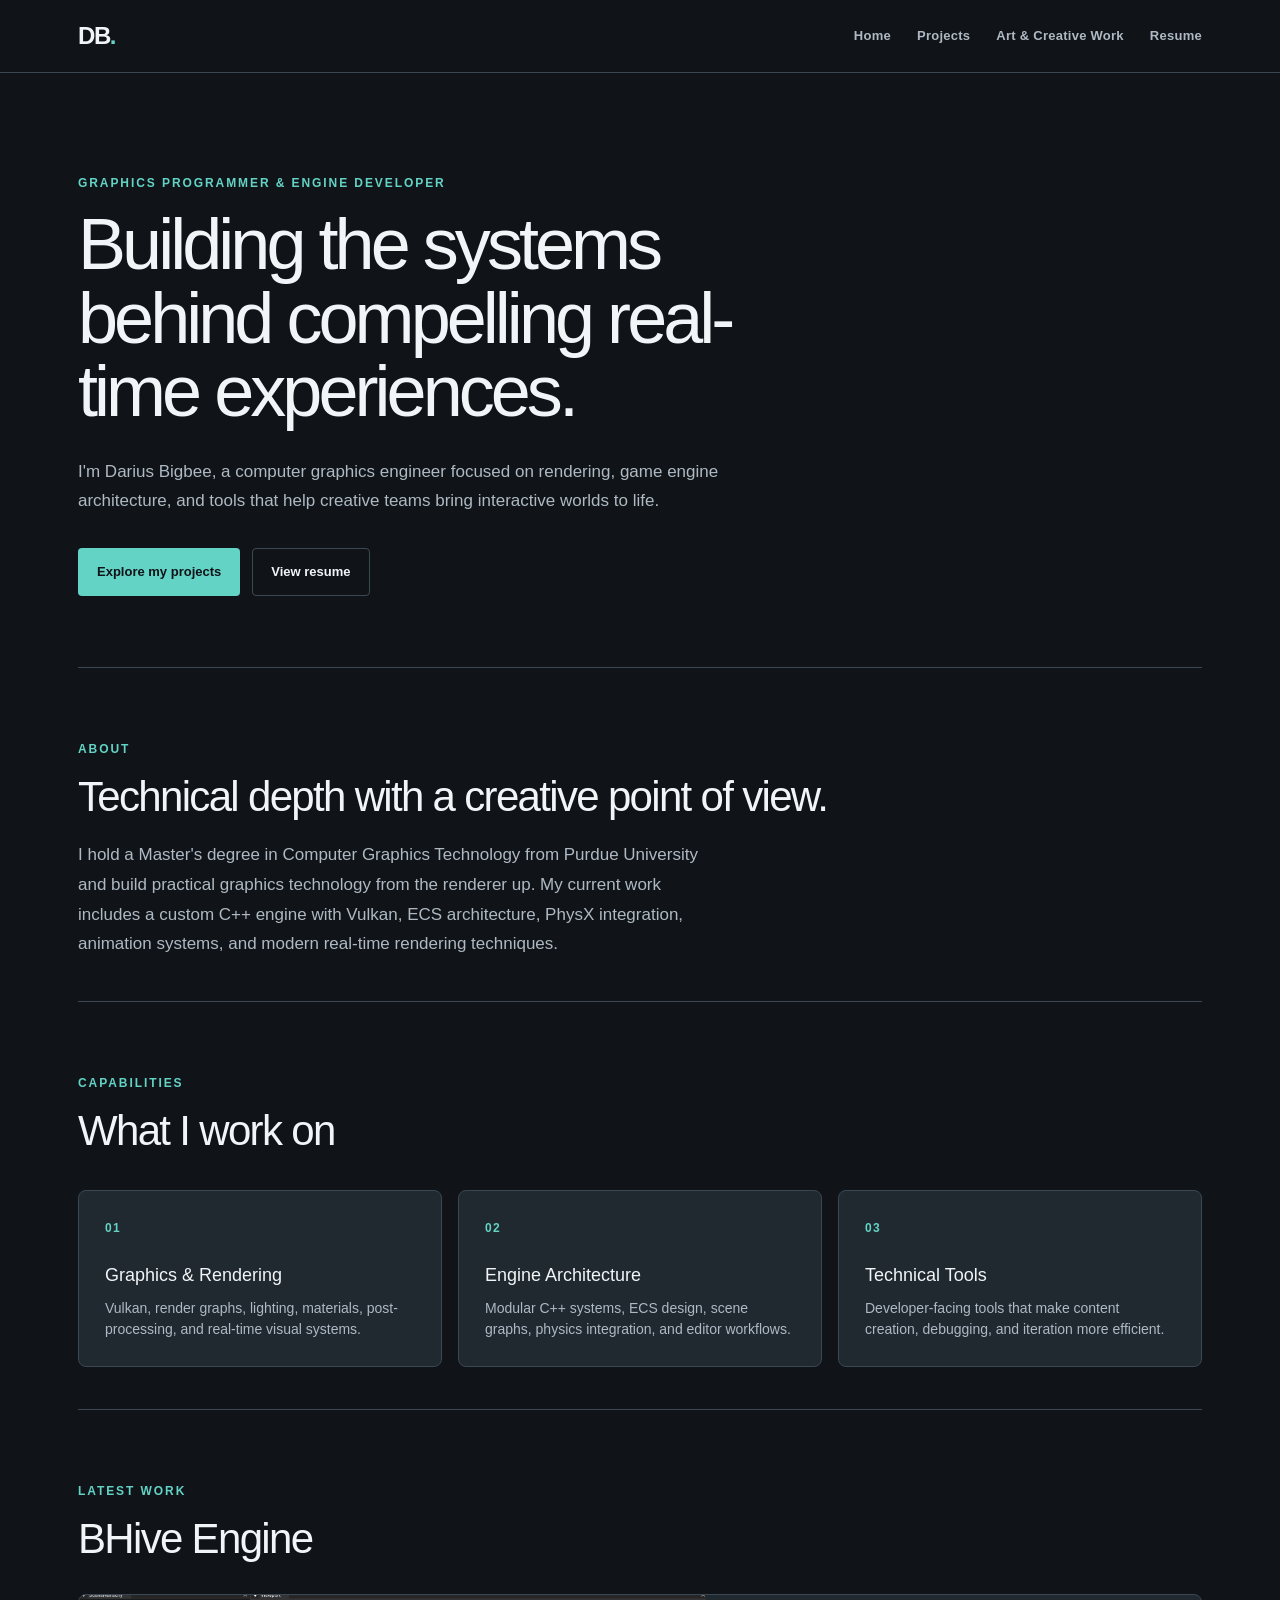
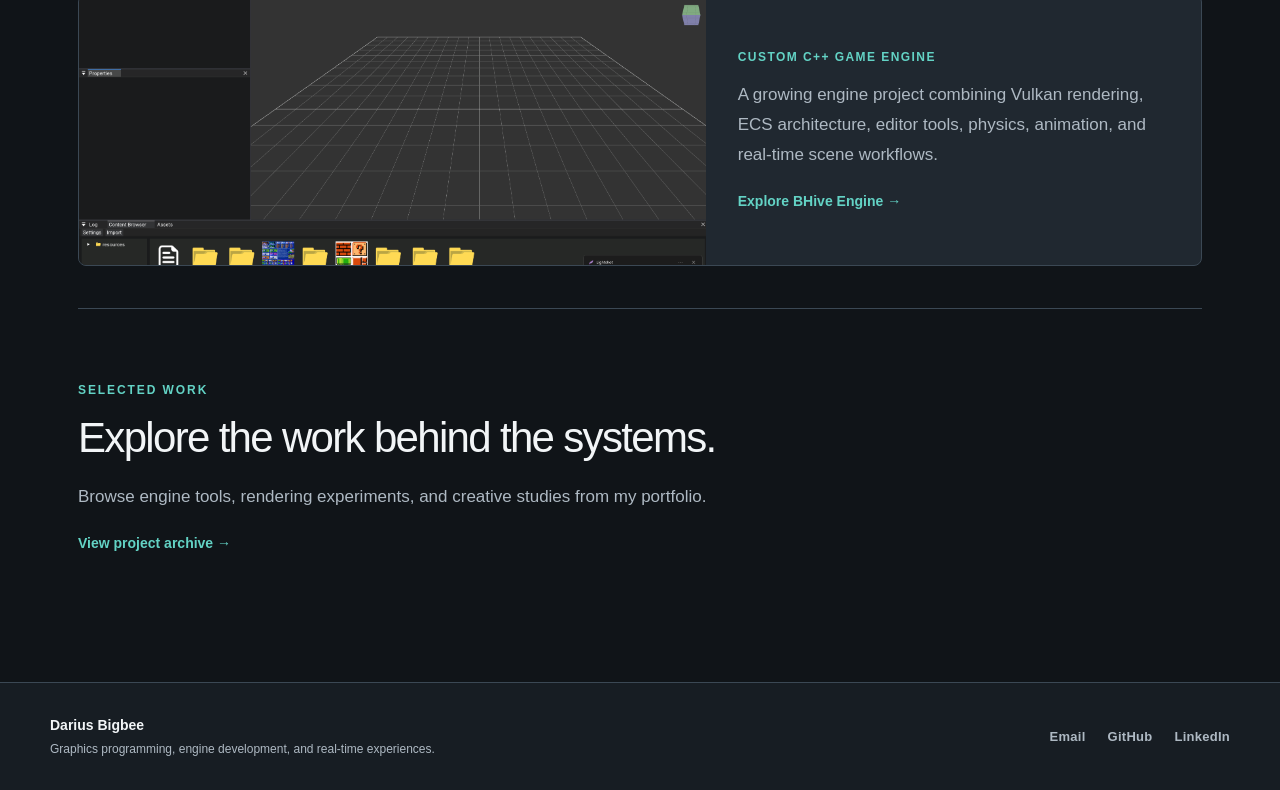
<file: index.html>
<!DOCTYPE html>
<html lang="en">

<head>
    <meta charset="UTF-8">
    <meta name="viewport" content="width=device-width, initial-scale=1">
    <link rel="stylesheet" href="https://maxcdn.bootstrapcdn.com/bootstrap/3.4.1/css/bootstrap.min.css">
    <script src="https://ajax.googleapis.com/ajax/libs/jquery/3.7.1/jquery.min.js"></script>
    <script src="https://maxcdn.bootstrapcdn.com/bootstrap/3.4.1/js/bootstrap.min.js"></script>
    <link rel="stylesheet" href="css/styles.css" type="text/css">
</head>

<body id="main">
    <script id="navigation_bar" src="js/navigation.js"></script>
    <main class="home-content">
        <section class="hero" aria-labelledby="hero-heading">
            <div class="hero-copy">
                <p class="eyebrow">Graphics Programmer &amp; Engine Developer</p>
                <h1 id="hero-heading">Building the systems behind compelling real-time experiences.</h1>
                <p class="hero-intro">I'm Darius Bigbee, a computer graphics engineer focused on rendering, game engine
                    architecture, and tools that help creative teams bring interactive worlds to life.</p>
                <div class="hero-actions">
                    <a class="button button-primary" href="projects.html">Explore my projects</a>
                    <a class="button button-secondary" href="resume.html">View resume</a>
                </div>
            </div>
        </section>

        <section class="home-section" aria-labelledby="about-heading">
            <div class="section-heading">
                <p class="eyebrow">About</p>
                <h2 id="about-heading">Technical depth with a creative point of view.</h2>
            </div>
            <p class="section-lede">I hold a Master's degree in Computer Graphics Technology from Purdue University and
                build practical graphics technology from the renderer up. My current work includes a custom C++ engine
                with Vulkan, ECS architecture, PhysX integration, animation systems, and modern real-time rendering
                techniques.</p>
        </section>

        <section class="home-section" aria-labelledby="focus-heading">
            <div class="section-heading">
                <p class="eyebrow">Capabilities</p>
                <h2 id="focus-heading">What I work on</h2>
            </div>
            <div class="capability-grid">
                <article class="capability-card">
                    <span class="capability-number">01</span>
                    <h3>Graphics &amp; Rendering</h3>
                    <p>Vulkan, render graphs, lighting, materials, post-processing, and real-time visual systems.</p>
                </article>
                <article class="capability-card">
                    <span class="capability-number">02</span>
                    <h3>Engine Architecture</h3>
                    <p>Modular C++ systems, ECS design, scene graphs, physics integration, and editor workflows.</p>
                </article>
                <article class="capability-card">
                    <span class="capability-number">03</span>
                    <h3>Technical Tools</h3>
                    <p>Developer-facing tools that make content creation, debugging, and iteration more efficient.</p>
                </article>
            </div>
        </section>

        <section class="home-section latest-work" aria-labelledby="latest-work-heading">
            <div class="section-heading">
                <p class="eyebrow">Latest work</p>
                <h2 id="latest-work-heading">BHive Engine</h2>
            </div>
            <div class="work-showcase">
                <img src="images/projects/bhive/editor.png" alt="BHive Engine editor workspace preview">
                <div class="work-showcase-copy">
                    <p class="work-label">Custom C++ game engine</p>
                    <p class="section-lede">A growing engine project combining Vulkan rendering, ECS architecture,
                        editor tools, physics, animation, and real-time scene workflows.</p>
                    <a class="text-link" href="projects.html">Explore BHive Engine <span aria-hidden="true">→</span></a>
                </div>
            </div>
        </section>

        <section class="home-section work-preview" aria-labelledby="work-heading">
            <div class="section-heading">
                <p class="eyebrow">Selected work</p>
                <h2 id="work-heading">Explore the work behind the systems.</h2>
            </div>
            <p class="section-lede">Browse engine tools, rendering experiments, and creative studies from my portfolio.
            </p>
            <a class="text-link" href="projects.html">View project archive <span aria-hidden="true">→</span></a>
        </section>
    </main>
    <script id="footer" src="js/navigation.js"></script>
</body>

</html>
</file>
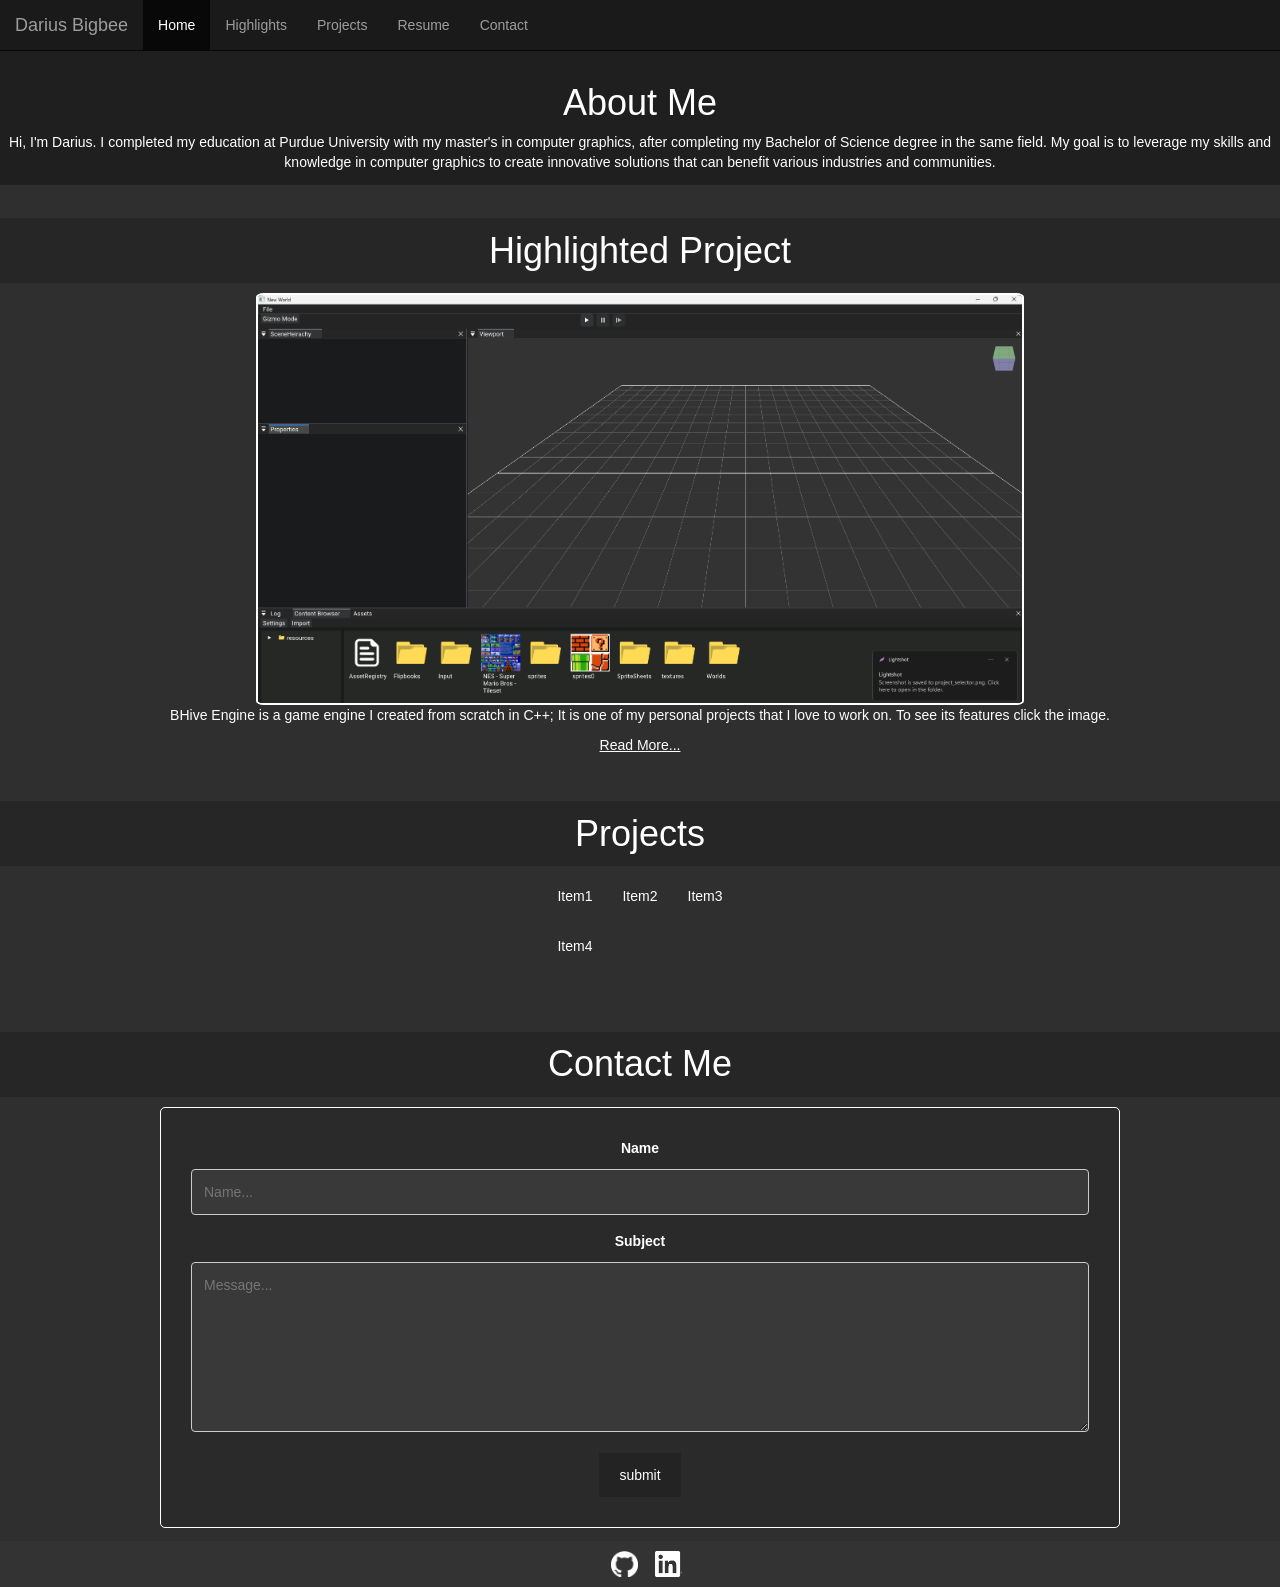
<file: main.html>
<!DOCTYPE html> 
<html lang="en">
<head>
    <title>Darius Bigbee</title>
    <meta charset="UTF-8">
    <meta name="viewport" content="width=device-width, initial-scale=1">
    <link rel="stylesheet" href="https://maxcdn.bootstrapcdn.com/bootstrap/3.4.1/css/bootstrap.min.css">
    <script src="https://ajax.googleapis.com/ajax/libs/jquery/3.7.1/jquery.min.js"></script>
    <script src="https://maxcdn.bootstrapcdn.com/bootstrap/3.4.1/js/bootstrap.min.js"></script>
    <link rel="stylesheet" href="styles.css" type="text/css">

</head>

<body id="main">
    <nav class="navbar navbar-inverse navbar-fixed-top transparent" id="nav">
        <div class="container-fluid">
            <div class="navbar-header">
                <a class="navbar-brand" href="#">Darius Bigbee</a>
            </div>
            <ul class="nav navbar-nav">
                <li class="active"><a href="#">Home</a></li>
                <li><a href="#highlight">Highlights</a></li>
                <li><a href="#projects">Projects</a></li>
                <li><a href="resume/DariusBigbeeResume.pdf" target="_blank" type="pdf">Resume</a></li>
                <li><a href="#contact">Contact</a></li>
               </ul>
        </div>
    </nav>

    <div class="content">
        <div>
            <section class="header">
                <h1>About Me</h1>
                <div>
                    Hi, I'm Darius.
                    I completed my education at Purdue University with my master's in computer graphics, after completing my
                    Bachelor of Science degree in the same field. My goal is to leverage my skills and knowledge in computer
                    graphics to create innovative solutions that can benefit various industries and communities.
                </div>
            </section>
            <section id="highlight">
                <h1 class ="section_header">Highlighted Project</h1>
                <a href=""><img src="images/projects/bhive/editor.png" alt="editor.png"></a>
                <p>
                    BHive Engine is a game engine I created from scratch in C++; It is one of my personal projects that I
                    love to work on. To see its features click the image.
                </p>
                <a href="">Read More...</a>
            </section>
            <section id="projects">
                <h1 class ="section_header">Projects</h1>
                <div class="table">
                    <div class="column">Item1</div>
                    <div class="column">Item2</div>
                    <div class="column">Item3</div>
                    <div class="column">Item4</div>
                </div>
            </section>
            <section>
                <h1 class ="section_header">Contact Me</h1>
                <div id="contact">
                    <div>
                        <form>
                            <label for="fname">Name</label>
                            <input type="text" id="fname" placeholder="Name...">
                            <label for="subject">Subject</label>
                            <textarea id="subject" name="subject" placeholder="Message..."></textarea>
                            <input type="submit" value="submit">
                        </form>
                    </div>
                </div>
            </section>
        </div>
        <div class="footer">
            <a href="https://github.com/R3sid3ntD1023" target="_blank">
                <img class="icon" src="images/logos/github-mark-white.png" alt="github">
            </a>
            <a href="https://www.linkedin.com/in/dariusbigbee" target="_blank">
                <img class="icon" src="images/logos/InBug-White.png" alt="linkedin">
            </a>
        </div>
    </div> 
</body>
</html>
</file>
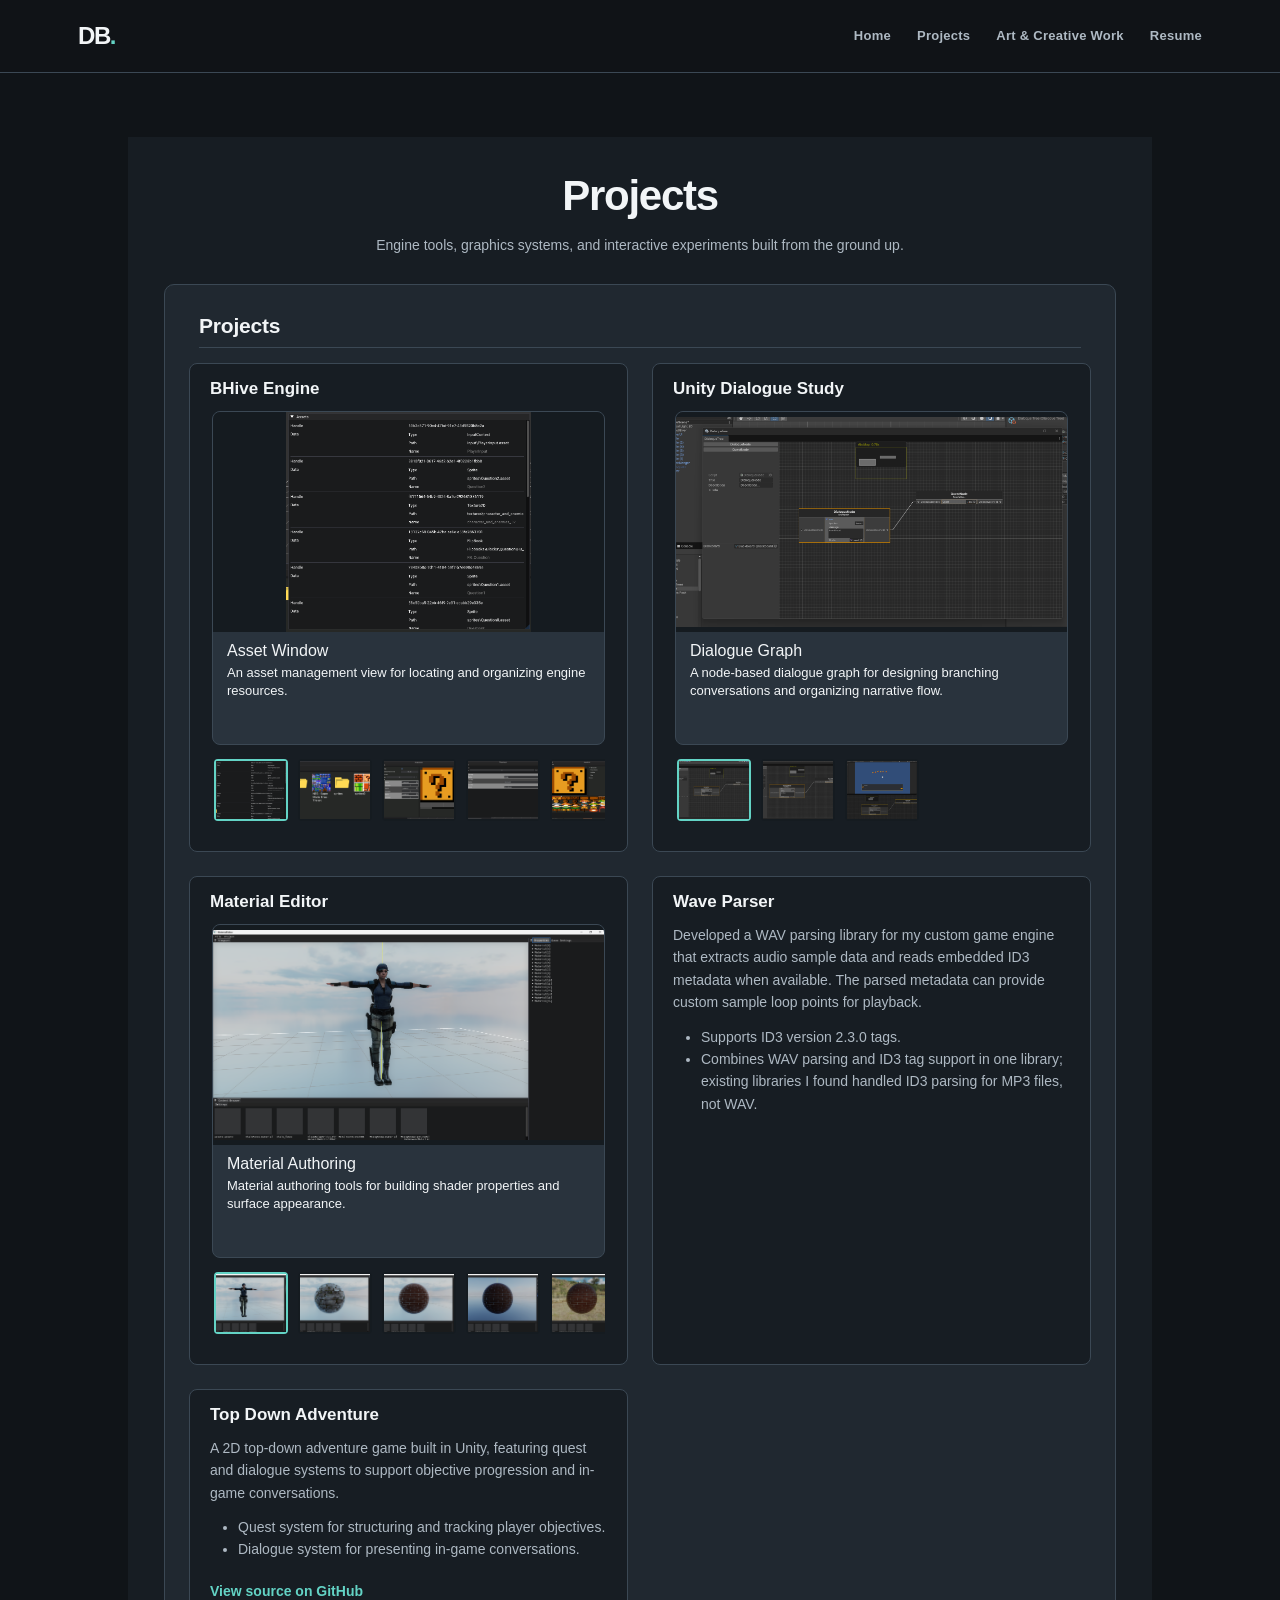
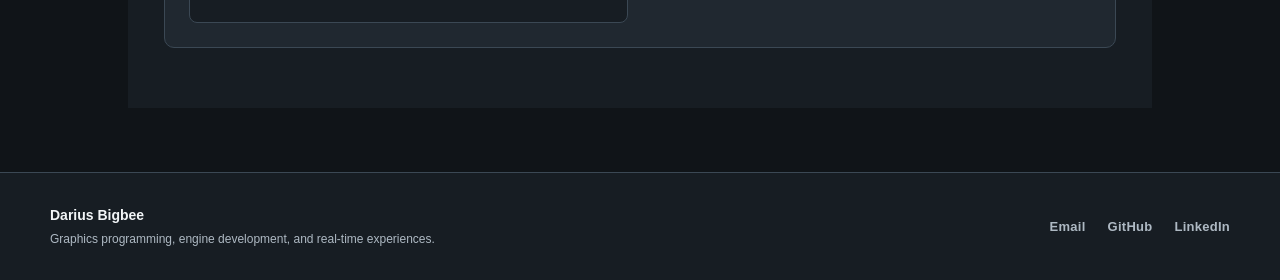
<file: projects.html>
<!DOCTYPE html>
<html lang="en">

<head>

    <meta charset="UTF-8">
    <meta name="viewport" content="width=device-width, initial-scale=1">
    <link rel="stylesheet" href="https://maxcdn.bootstrapcdn.com/bootstrap/3.4.1/css/bootstrap.min.css">
    <script src="https://ajax.googleapis.com/ajax/libs/jquery/3.7.1/jquery.min.js"></script>
    <script src="https://maxcdn.bootstrapcdn.com/bootstrap/3.4.1/js/bootstrap.min.js"></script>
    <link rel="stylesheet" href="css/styles.css" type="text/css">

</head>

<body>
    <script id="navigation_bar" src="js/navigation.js"></script>
    <div class="content">
        <section class="gallery" aria-labelledby="projects-heading">
            <h1 id="projects-heading">Projects</h1>
            <p class="gallery-intro">Engine tools, graphics systems, and interactive experiments built from the ground up.</p>
            <div id="gallery-content"></div>
        </section>
    </div>
    <script src="js/gallery.js"></script>
    <script>BuildGallery('images/projects');</script>
    <script id="footer" src="js/navigation.js"></script>
</body>
</file>
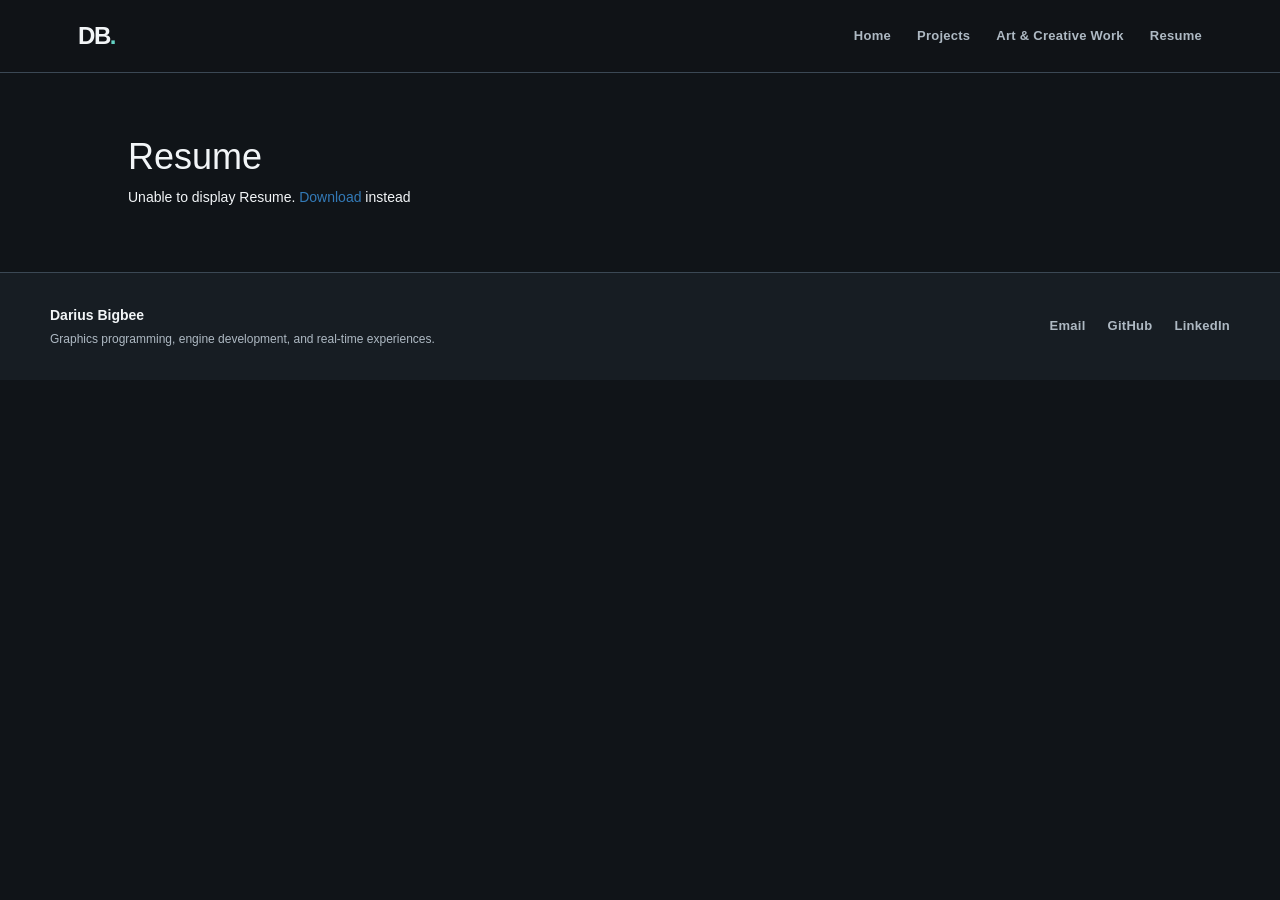
<file: resume.html>
<!DOCTYPE html>
<html lang="en">

<head>

    <meta charset="UTF-8">
    <meta name="viewport" content="width=device-width, initial-scale=1">
    <link rel="stylesheet" href="https://maxcdn.bootstrapcdn.com/bootstrap/3.4.1/css/bootstrap.min.css">
    <script src="https://ajax.googleapis.com/ajax/libs/jquery/3.7.1/jquery.min.js"></script>
    <script src="https://maxcdn.bootstrapcdn.com/bootstrap/3.4.1/js/bootstrap.min.js"></script>
    <link rel="stylesheet" href="css/styles.css" type="text/css">

</head>

<body>
    <script id="navigation_bar" src="js/navigation.js"></script>
    <div class="content">
        <div class="header">
            <h1 class="section_header">Resume</h1>
            <object data="resume/DARIUS BIGBEE.pdf" type="application/pdf" width="100%" height="1000px">
                <p>Unable to display Resume. <a href="resume/DARIUS BIGBEE.pdf">Download</a> instead</p>
            </object>
        </div>
    </div>
    <script id="footer" src="js/navigation.js"></script>
</body>
</file>
<file: css/styles.css>
@charset "UTF-8";

:root {
    --background: #101418;
    --surface: #171d23;
    --surface-raised: #202830;
    --surface-muted: #29333d;
    --border: #3b4854;
    --text: #f2f5f7;
    --text-muted: #aeb9c3;
    --accent: #63d3c5;
}

body {
    background-color: var(--background);
    margin: 0 auto;
    color: var(--text);
    font-family: Inter, ui-sans-serif, -apple-system, BlinkMacSystemFont, "Segoe UI", sans-serif;
    line-height: 1.5;
    -webkit-font-smoothing: antialiased;
}

.content {
    margin: 5% 10%;
}

.site-nav {
    background: rgba(16, 20, 24, .94);
    border-bottom: 1px solid var(--border);
    min-height: 64px;
    position: relative;
    z-index: 10;
}

.nav-inner {
    align-items: center;
    display: flex;
    justify-content: space-between;
    margin: 0 auto;
    max-width: 1180px;
    padding: 0 28px;
}

.nav-brand {
    color: var(--text);
    font-size: 24px;
    font-weight: 700;
    letter-spacing: -.06em;
    padding: 18px 0;
    text-decoration: none;
}

.nav-brand span,
.eyebrow,
.capability-number {
    color: var(--accent);
}

.nav-links {
    display: flex;
    gap: 26px;
}

.nav-links a,
.footer-links a {
    color: var(--text-muted);
    font-size: 13px;
    font-weight: 600;
    letter-spacing: .02em;
    text-decoration: none;
    transition: color .2s ease;
}

.nav-links a:hover,
.nav-links a:focus,
.footer-links a:hover,
.footer-links a:focus {
    color: var(--accent);
}

.home-content {
    margin: 0 auto;
    max-width: 1180px;
    padding: 72px 28px 96px;
}

.hero {
    align-items: center;
    display: flex;
    min-height: 480px;
}

.hero-copy {
    max-width: 720px;
}

.eyebrow {
    font-size: 12px;
    font-weight: 700;
    letter-spacing: .16em;
    margin: 0 0 16px;
    text-transform: uppercase;
}

.hero h1 {
    font-size: clamp(42px, 6vw, 72px);
    letter-spacing: -.055em;
    line-height: 1.02;
    margin: 0;
}

.hero-intro,
.section-lede {
    color: var(--text-muted);
    font-size: 17px;
    line-height: 1.75;
    max-width: 650px;
}

.hero-intro {
    margin: 28px 0 32px;
}

.hero-actions {
    display: flex;
    flex-wrap: wrap;
    gap: 12px;
}

.button {
    border: 1px solid transparent;
    border-radius: 4px;
    display: inline-block;
    font-size: 13px;
    font-weight: 700;
    padding: 13px 18px;
    text-decoration: none;
    transition: background .2s ease, border-color .2s ease, color .2s ease;
}

.button-primary {
    background: var(--accent);
    color: #101418;
}

.button-primary:hover,
.button-primary:focus {
    background: #8be3d8;
    color: #101418;
    text-decoration: none;
}

.button-secondary {
    border-color: var(--border);
    color: var(--text);
}

.button-secondary:hover,
.button-secondary:focus {
    border-color: var(--accent);
    color: var(--accent);
    text-decoration: none;
}

.home-section {
    border-top: 1px solid var(--border);
    margin-top: 42px;
    padding: 72px 0 0;
}

.section-heading h2 {
    font-size: clamp(28px, 4vw, 42px);
    letter-spacing: -.04em;
    line-height: 1.1;
    margin: 0 0 20px;
}

.section-lede {
    margin: 0;
}

.capability-grid {
    display: grid;
    gap: 16px;
    grid-template-columns: repeat(3, 1fr);
    margin-top: 36px;
}

.capability-card {
    background: var(--surface-raised);
    border: 1px solid var(--border);
    border-radius: 8px;
    padding: 26px;
}

.capability-card h3 {
    font-size: 18px;
    margin: 28px 0 12px;
}

.capability-card p {
    color: var(--text-muted);
    margin: 0;
}

.capability-number {
    font-size: 12px;
    font-weight: 700;
    letter-spacing: .12em;
}

.work-showcase {
    align-items: center;
    background: var(--surface-raised);
    border: 1px solid var(--border);
    border-radius: 8px;
    display: grid;
    gap: 32px;
    grid-template-columns: minmax(0, 1.15fr) minmax(240px, .85fr);
    margin-top: 32px;
    overflow: hidden;
}

.work-showcase img {
    background: #151b20;
    display: block;
    height: 270px;
    object-fit: cover;
    width: 100%;
}

.work-showcase-copy {
    padding: 24px 28px 24px 0;
}

.work-label {
    color: var(--accent);
    font-size: 12px;
    font-weight: 700;
    letter-spacing: .12em;
    margin: 0 0 14px;
    text-transform: uppercase;
}

.text-link {
    color: var(--accent);
    display: inline-block;
    font-size: 14px;
    font-weight: 700;
    margin-top: 22px;
    text-decoration: none;
}

.text-link:hover,
.text-link:focus {
    color: var(--text);
}

.footer {
    background: var(--surface);
    border-top: 1px solid var(--border);
    margin-top: 32px;
    padding: 32px 28px;
}

.footer-inner {
    align-items: center;
    display: flex;
    justify-content: space-between;
    margin: 0 auto;
    max-width: 1180px;
}

.footer-title {
    font-weight: 700;
    margin: 0 0 4px;
}

.footer-note {
    color: var(--text-muted);
    font-size: 12px;
    margin: 0;
}

.footer-links {
    display: flex;
    gap: 22px;
}

.gallery iframe {
    border: none;
}

.gallery {
    background-color: var(--surface);
    color: var(--text);
    padding: clamp(18px, 3vw, 36px);
}

.gallery>h1 {
    font-size: clamp(30px, 4vw, 42px);
    font-weight: 700;
    letter-spacing: -.03em;
    margin: 0 0 28px;
    text-align: center;
}

.gallery-intro {
    color: var(--text-muted);
    margin: -12px auto 28px;
    max-width: 600px;
    text-align: center;
}

.gallery-grid {
    display: grid;
    gap: 20px;
    grid-template-columns: repeat(auto-fit, minmax(240px, 1fr));
    padding: 10px;
}

.gallery-section {
    background-color: var(--surface-raised);
    border: 1px solid var(--border);
    border-radius: 10px;
    margin: 24px 0;
    padding: clamp(14px, 2vw, 24px);
}

.gallery-section-header {
    align-items: center;
    display: flex;
    gap: 16px;
    justify-content: space-between;
}

.gallery-section h2 {
    border-bottom: 1px solid var(--border);
    color: var(--text);
    font-size: 21px;
    font-weight: 600;
    letter-spacing: -.01em;
    margin: 5px 10px 15px;
    padding-bottom: 10px;
    text-align: left;
}

.gallery-subsections {
    display: grid;
    gap: 24px;
    grid-template-columns: repeat(2, minmax(0, 1fr));
}

.gallery-subsection {
    background-color: var(--surface);
    border: 1px solid var(--border);
    border-radius: 8px;
    padding: 12px;
}

.gallery-subsection .gallery-featured-image {
    height: clamp(150px, 20vw, 220px);
}

.gallery-subsection .gallery-featured figcaption {
    padding: 10px 14px 12px;
}

.gallery-subsection .gallery-featured h3 {
    font-size: 16px;
    margin: 0 0 4px;
}

.gallery-subsection .gallery-featured p {
    font-size: 13px;
    line-height: 1.45;
}

.gallery-subsection .gallery-thumbnail {
    flex: 0 0 74px;
}

.gallery-subsection .gallery-thumbnail img {
    height: 58px;
    width: 70px;
}

.gallery-subsection-title {
    color: var(--text);
    font-size: 17px;
    font-weight: 600;
    margin: 4px 8px 2px;
    text-align: left;
}

.gallery-text-description,
.gallery-text-details {
    color: var(--text-muted);
    font-size: 14px;
    line-height: 1.6;
    margin: 12px 8px;
}

.gallery-text-details {
    padding-left: 28px;
}

.gallery-project-link {
    margin: 8px;
}

.gallery-slider {
    padding: 10px;
}

.gallery-featured {
    background-color: var(--surface-muted);
    border: 1px solid var(--border);
    border-radius: 8px;
    margin: 0;
    overflow: hidden;
}

.gallery-featured-image {
    background-color: #151b20;
    display: block;
    height: clamp(220px, 35vw, 360px);
    object-fit: contain;
    width: 100%;
}

.gallery-featured figcaption {
    padding: 14px 18px 18px;
    text-align: left;
}

.gallery-thumbnails {
    display: flex;
    gap: 10px;
    margin-top: 12px;
    overflow-x: auto;
    padding: 2px 2px 8px;
    scrollbar-color: var(--border) var(--background);
    scrollbar-width: thin;
}

.gallery-thumbnail {
    background-color: #151b20;
    border: 2px solid transparent;
    border-radius: 4px;
    cursor: pointer;
    flex: 0 0 96px;
    padding: 0;
}

.gallery-thumbnail img {
    display: block;
    height: 64px;
    object-fit: cover;
    width: 92px;
}

.gallery-thumbnail:hover,
.gallery-thumbnail:focus,
.gallery-thumbnail.is-selected {
    border-color: var(--accent);
}

.gallery-empty {
    color: var(--text-muted);
    margin: 40px 0;
    text-align: center;
}

.gallery-card {
    background-color: var(--surface-muted);
    border: 1px solid var(--border);
    border-radius: 8px;
    margin: 0;
    overflow: hidden;
}

.gallery-card img {
    background-color: #151b20;
    display: block;
    height: 180px;
    object-fit: contain;
    width: 100%;
}

.gallery-card figcaption {
    padding: 8px 12px 12px;
}

.gallery-card h3 {
    font-size: 18px;
    font-weight: 600;
    margin: 5px 0 8px;
}

.gallery-card p {
    color: var(--text-muted);
    margin: 0;
}

.gallery-support-link {
    color: var(--accent);
    display: inline-block;
    font-size: 0.9rem;
    font-weight: 600;
    margin-top: 10px;
    text-decoration: none;
}

.gallery-support-link:hover,
.gallery-support-link:focus {
    opacity: 0.8;
    text-decoration: underline;
}

@media (max-width: 600px) {
    .nav-inner {
        align-items: flex-start;
        flex-direction: column;
        padding: 12px 20px;
    }

    .nav-brand {
        padding: 0 0 10px;
    }

    .nav-links {
        flex-wrap: wrap;
        gap: 12px 18px;
    }

    .home-content {
        padding: 52px 20px 64px;
    }

    .hero {
        min-height: auto;
    }

    .capability-grid {
        grid-template-columns: 1fr;
    }

    .gallery-subsections {
        grid-template-columns: 1fr;
    }

    .work-showcase {
        grid-template-columns: 1fr;
    }

    .work-showcase img {
        height: 220px;
    }

    .work-showcase-copy {
        padding: 0 20px 24px;
    }

    .footer-inner {
        align-items: flex-start;
        flex-direction: column;
        gap: 20px;
    }

    .gallery-section-header {
        align-items: flex-start;
        flex-direction: column;
        gap: 0;
    }

    .gallery-section h2 {
        margin-bottom: 8px;
    }

    .gallery-featured-image {
        height: 52vw;
    }
}
</file>
<file: styles.css>
@charset "UTF-8";

body {
    background-color: rgb(27, 27, 27);
    margin: 0 auto;
    font-family: Arial, Helvetica, sans-serif;
}

.content {
    margin-top: 50px;
}

#nav {
    background-color: rgba(27, 27, 27, .8);
}

.header {
    background-color: rgb(31, 31, 31);
    text-align: center;
    color: white;
}

#highlight a img {
    width: 60%;
    height: auto;
    border: 2px solid white;
    border-radius: 1%;
}

#highlight a {
    text-decoration: underline;
    color: white;
    text-align: center;
}

section {
    background-color: rgb(47, 47, 47);
    color: white;
    text-align: center;
    display: block;
    padding: 1% 0 1% 0;
}

.section_header {
    background-color: rgb(38, 38, 38);
    padding: 1% 0;
}

.footer {
    background-color: rgb(51, 51, 51);
    padding: 10px;
    text-align: center;
}

.icon {
    text-decoration: none;
}

.table {
    display: grid;
    gap: 10px;
    grid-template-columns: auto auto auto;
    background-color: rgb(47, 47, 47);
    justify-content: center;
}

.table>div {
    padding: 10px;
    text-align: center;
}

#subject {
    height: 170px;
}

#contact {
    border-radius: 5px;
    background-color: rgb(42, 42, 42);
    border: 1px solid white;
    width: 75%;
    margin: 0 auto;
    padding: 30px;
}

input[type=text],
select,
textarea {
    background-color: rgb(57, 57, 57);
    color: white;
    box-sizing: border-box;
    border: 1px solid #ccc;
    padding: 12px;
    border-radius: 4px;
    margin-top: 6px;
    margin-bottom: 16px;
    resize: vertical;
    width: 100%;
}

input[type=submit] {
    background-color: rgb(35, 35, 35);
    color: white;
    padding: 12px 20px;
    border: none;
    cursor: pointer;
}

input[type=submit]:hover {
    background-color: rgb(79, 79, 79);
}

#projects iframe {
    border: none;
}

.footer a .icon {
    width: 40px;
    height: auto;
    padding-left: 1%;
}
</file>
